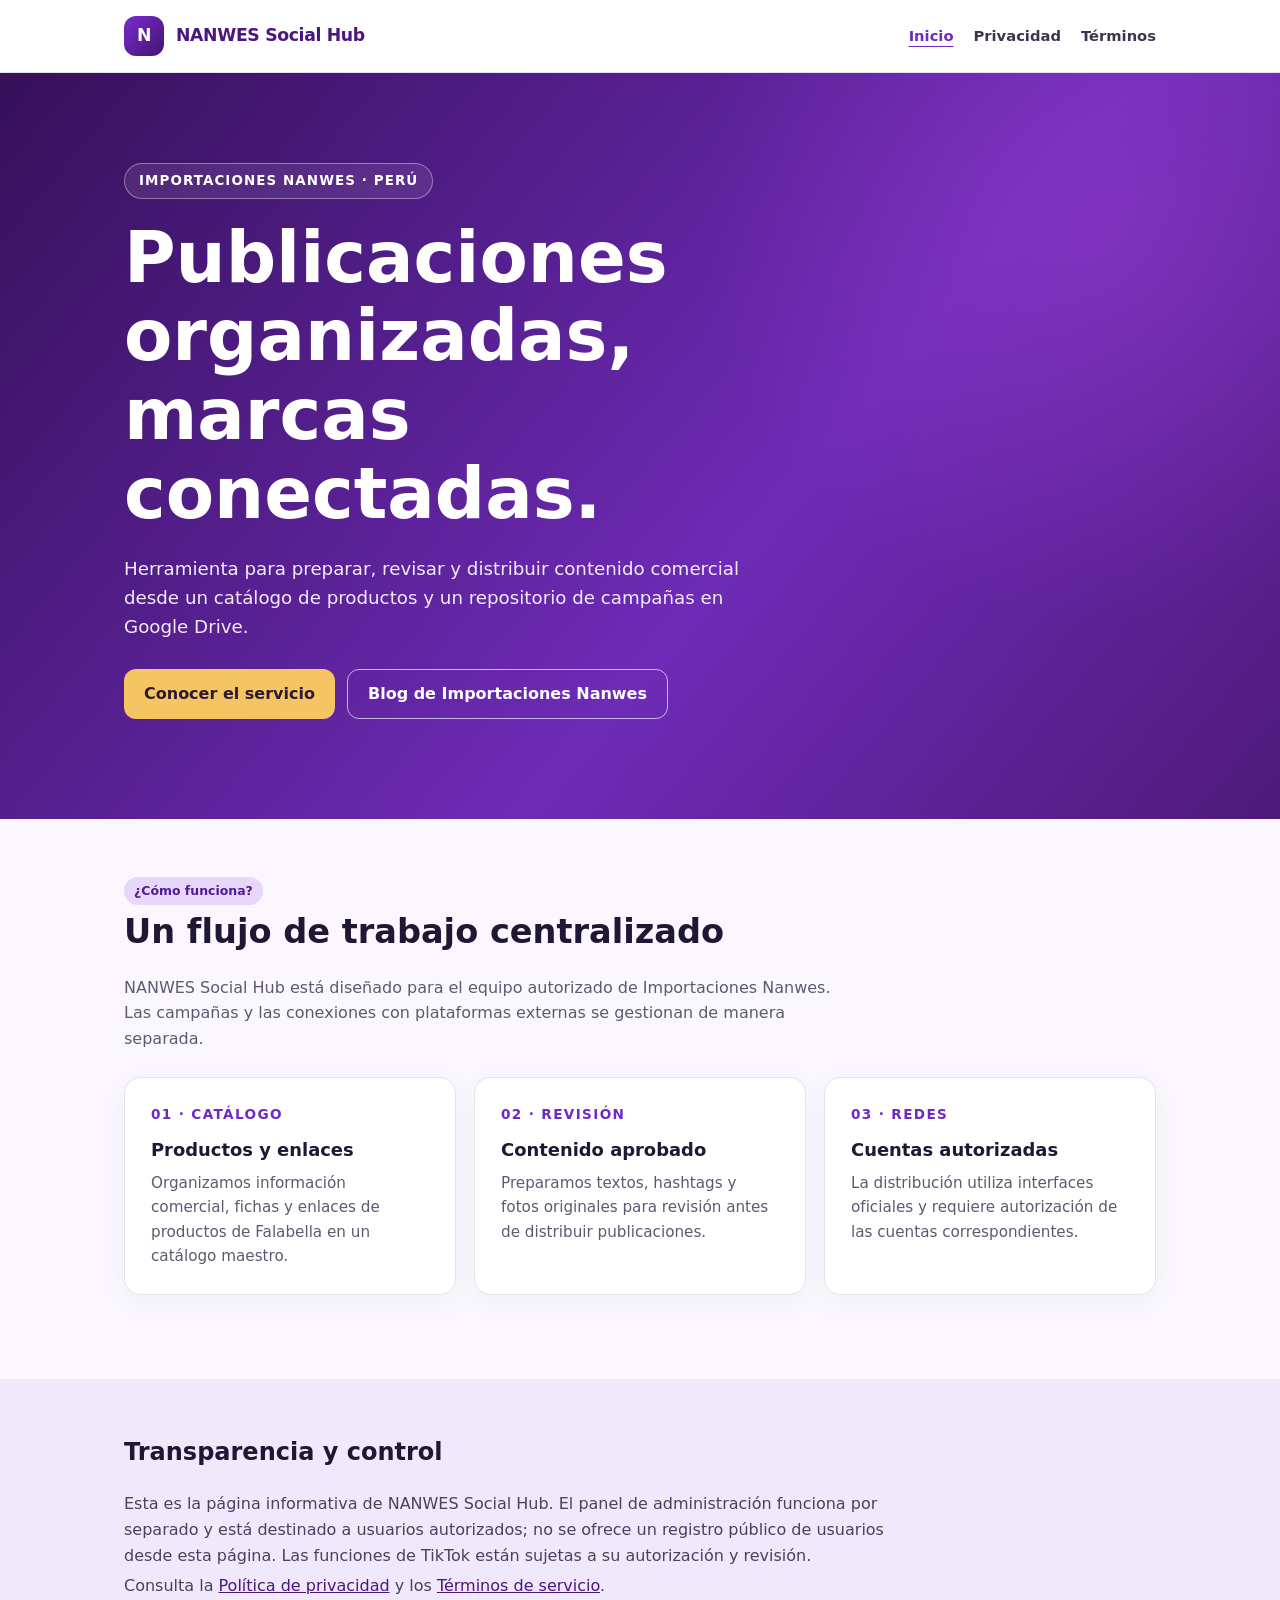
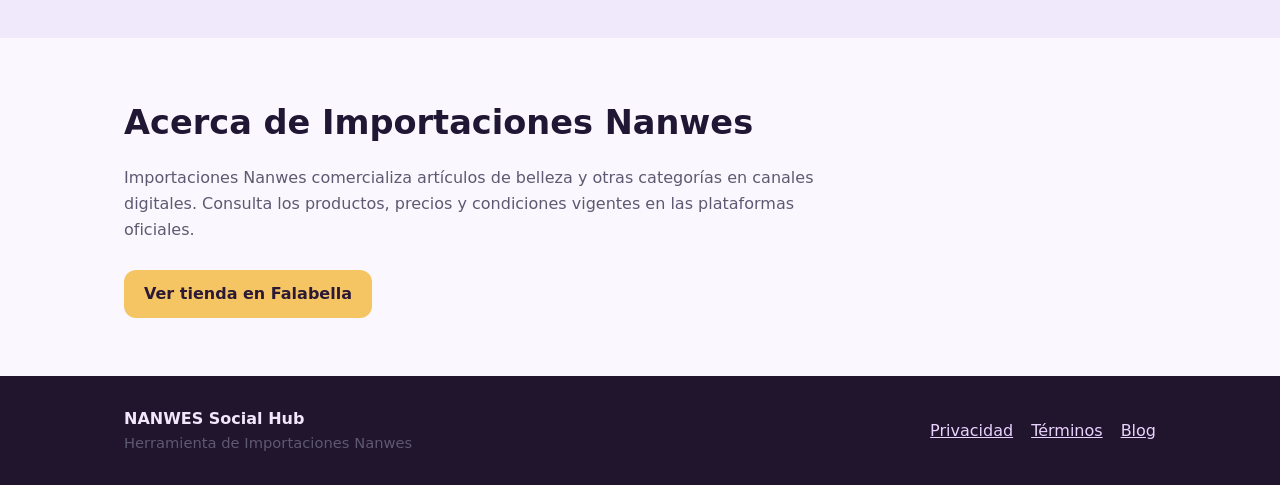
<file: index.html>
<!doctype html><html lang="es"><head><meta charset="utf-8"><meta name="viewport" content="width=device-width,initial-scale=1"><meta name="theme-color" content="#4b167f"><meta name="description" content="NANWES Social Hub: herramienta para organizar y distribuir publicaciones comerciales desde Google Drive."><title>Inicio | NANWES Social Hub</title><link rel="stylesheet" href="styles.css"></head><body><header class="site-header"><div class="wrap header-inner"><a class="brand" href="./"><span class="brand-mark" aria-hidden="true">N</span><span>NANWES Social Hub</span></a><nav aria-label="Navegación principal" class="nav"><a aria-current="page" href="./">Inicio</a><a href="privacy.html">Privacidad</a><a href="terms.html">Términos</a></nav></div></header><main><section class="hero"><div class="wrap"><span class="eyebrow">Importaciones Nanwes · Perú</span><h1>Publicaciones organizadas, marcas conectadas.</h1><p>Herramienta para preparar, revisar y distribuir contenido comercial desde un catálogo de productos y un repositorio de campañas en Google Drive.</p><div class="actions"><a class="btn gold" href="#como-funciona">Conocer el servicio</a><a class="btn outline" href="https://importacionesnanwes.blogspot.com/">Blog de Importaciones Nanwes</a></div></div></section><section class="section" id="como-funciona"><div class="wrap"><span class="pill">¿Cómo funciona?</span><h2>Un flujo de trabajo centralizado</h2><p class="lead">NANWES Social Hub está diseñado para el equipo autorizado de Importaciones Nanwes. Las campañas y las conexiones con plataformas externas se gestionan de manera separada.</p><div class="cards"><article class="card"><div class="number">01 · CATÁLOGO</div><h3>Productos y enlaces</h3><p>Organizamos información comercial, fichas y enlaces de productos de Falabella en un catálogo maestro.</p></article><article class="card"><div class="number">02 · REVISIÓN</div><h3>Contenido aprobado</h3><p>Preparamos textos, hashtags y fotos originales para revisión antes de distribuir publicaciones.</p></article><article class="card"><div class="number">03 · REDES</div><h3>Cuentas autorizadas</h3><p>La distribución utiliza interfaces oficiales y requiere autorización de las cuentas correspondientes.</p></article></div></div></section><section class="band"><div class="wrap"><h2>Transparencia y control</h2><p>Esta es la página informativa de NANWES Social Hub. El panel de administración funciona por separado y está destinado a usuarios autorizados; no se ofrece un registro público de usuarios desde esta página. Las funciones de TikTok están sujetas a su autorización y revisión.</p><p>Consulta la <a href="privacy.html">Política de privacidad</a> y los <a href="terms.html">Términos de servicio</a>.</p></div></section><section class="section"><div class="wrap"><h2>Acerca de Importaciones Nanwes</h2><p class="lead">Importaciones Nanwes comercializa artículos de belleza y otras categorías en canales digitales. Consulta los productos, precios y condiciones vigentes en las plataformas oficiales.</p><div class="actions"><a class="btn gold" href="https://www.falabella.com.pe/falabella-pe/seller/IMPORTACIONES%20NANWES">Ver tienda en Falabella</a></div></div></section></main><footer class="site-footer"><div class="wrap footer-inner"><div><strong>NANWES Social Hub</strong><div class="muted">Herramienta de Importaciones Nanwes</div></div><nav aria-label="Legal" class="footer-links"><a href="privacy.html">Privacidad</a><a href="terms.html">Términos</a><a href="https://importacionesnanwes.blogspot.com/">Blog</a></nav></div></footer></body></html>
</file>
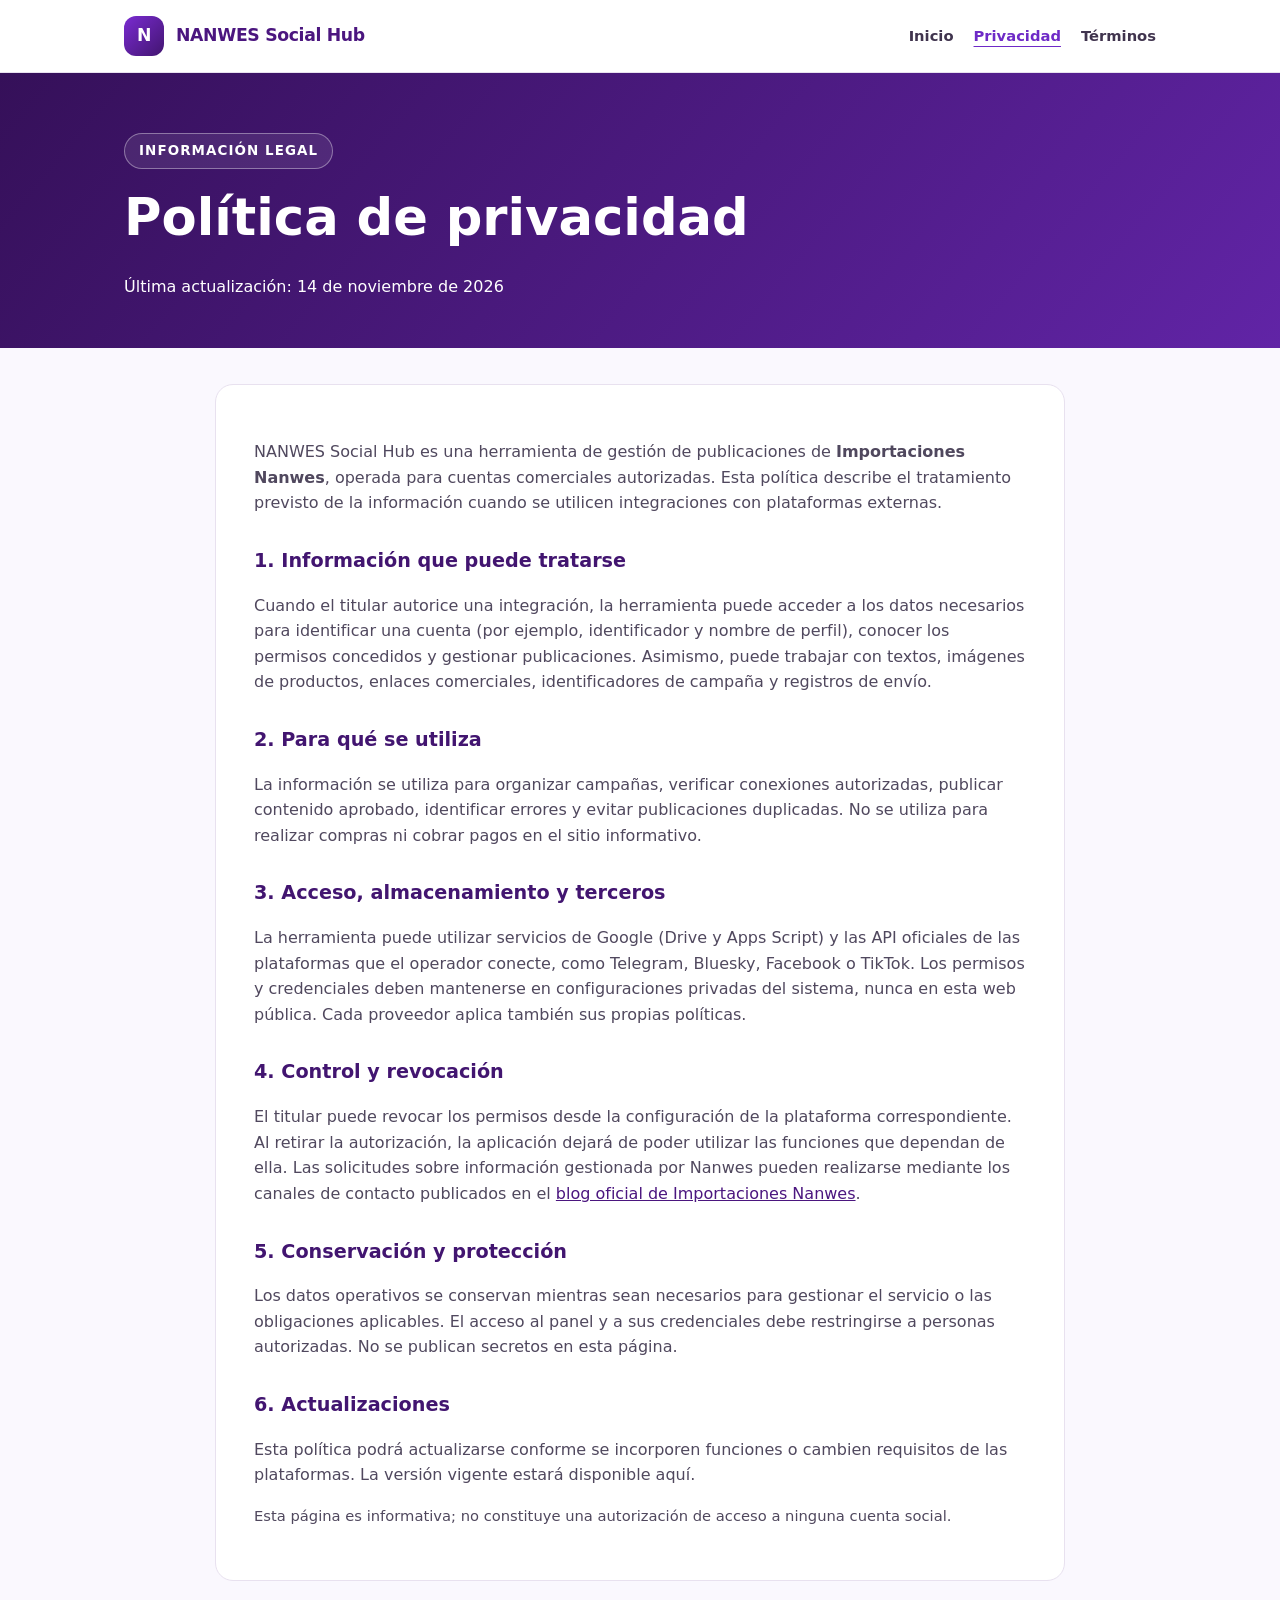
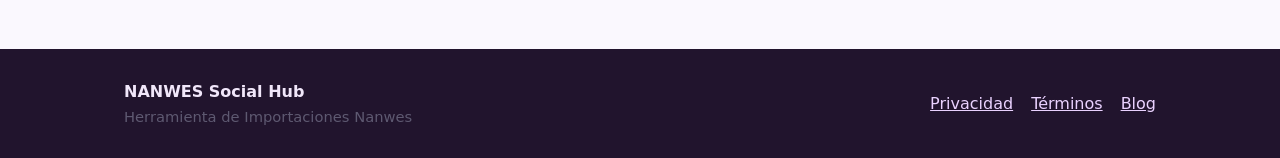
<file: privacy.html>
<!doctype html><html lang="es"><head><meta charset="utf-8"><meta name="viewport" content="width=device-width,initial-scale=1"><meta name="theme-color" content="#4b167f"><meta name="description" content="Política de privacidad de NANWES Social Hub."><title>Política de privacidad | NANWES Social Hub</title><link rel="stylesheet" href="styles.css"></head><body><header class="site-header"><div class="wrap header-inner"><a class="brand" href="./"><span class="brand-mark" aria-hidden="true">N</span><span>NANWES Social Hub</span></a><nav aria-label="Navegación principal" class="nav"><a href="./">Inicio</a><a aria-current="page" href="privacy.html">Privacidad</a><a href="terms.html">Términos</a></nav></div></header><main><section class="doc-hero"><div class="wrap"><span class="eyebrow">Información legal</span><h1>Política de privacidad</h1><p>Última actualización: 14 de noviembre de 2026</p></div></section><article class="doc"><p>NANWES Social Hub es una herramienta de gestión de publicaciones de <strong>Importaciones Nanwes</strong>, operada para cuentas comerciales autorizadas. Esta política describe el tratamiento previsto de la información cuando se utilicen integraciones con plataformas externas.</p><h2>1. Información que puede tratarse</h2><p>Cuando el titular autorice una integración, la herramienta puede acceder a los datos necesarios para identificar una cuenta (por ejemplo, identificador y nombre de perfil), conocer los permisos concedidos y gestionar publicaciones. Asimismo, puede trabajar con textos, imágenes de productos, enlaces comerciales, identificadores de campaña y registros de envío.</p><h2>2. Para qué se utiliza</h2><p>La información se utiliza para organizar campañas, verificar conexiones autorizadas, publicar contenido aprobado, identificar errores y evitar publicaciones duplicadas. No se utiliza para realizar compras ni cobrar pagos en el sitio informativo.</p><h2>3. Acceso, almacenamiento y terceros</h2><p>La herramienta puede utilizar servicios de Google (Drive y Apps Script) y las API oficiales de las plataformas que el operador conecte, como Telegram, Bluesky, Facebook o TikTok. Los permisos y credenciales deben mantenerse en configuraciones privadas del sistema, nunca en esta web pública. Cada proveedor aplica también sus propias políticas.</p><h2>4. Control y revocación</h2><p>El titular puede revocar los permisos desde la configuración de la plataforma correspondiente. Al retirar la autorización, la aplicación dejará de poder utilizar las funciones que dependan de ella. Las solicitudes sobre información gestionada por Nanwes pueden realizarse mediante los canales de contacto publicados en el <a href="https://importacionesnanwes.blogspot.com/">blog oficial de Importaciones Nanwes</a>.</p><h2>5. Conservación y protección</h2><p>Los datos operativos se conservan mientras sean necesarios para gestionar el servicio o las obligaciones aplicables. El acceso al panel y a sus credenciales debe restringirse a personas autorizadas. No se publican secretos en esta página.</p><h2>6. Actualizaciones</h2><p>Esta política podrá actualizarse conforme se incorporen funciones o cambien requisitos de las plataformas. La versión vigente estará disponible aquí.</p><p class="muted">Esta página es informativa; no constituye una autorización de acceso a ninguna cuenta social.</p></article></main><footer class="site-footer"><div class="wrap footer-inner"><div><strong>NANWES Social Hub</strong><div class="muted">Herramienta de Importaciones Nanwes</div></div><nav aria-label="Legal" class="footer-links"><a href="privacy.html">Privacidad</a><a href="terms.html">Términos</a><a href="https://importacionesnanwes.blogspot.com/">Blog</a></nav></div></footer></body></html>
</file>
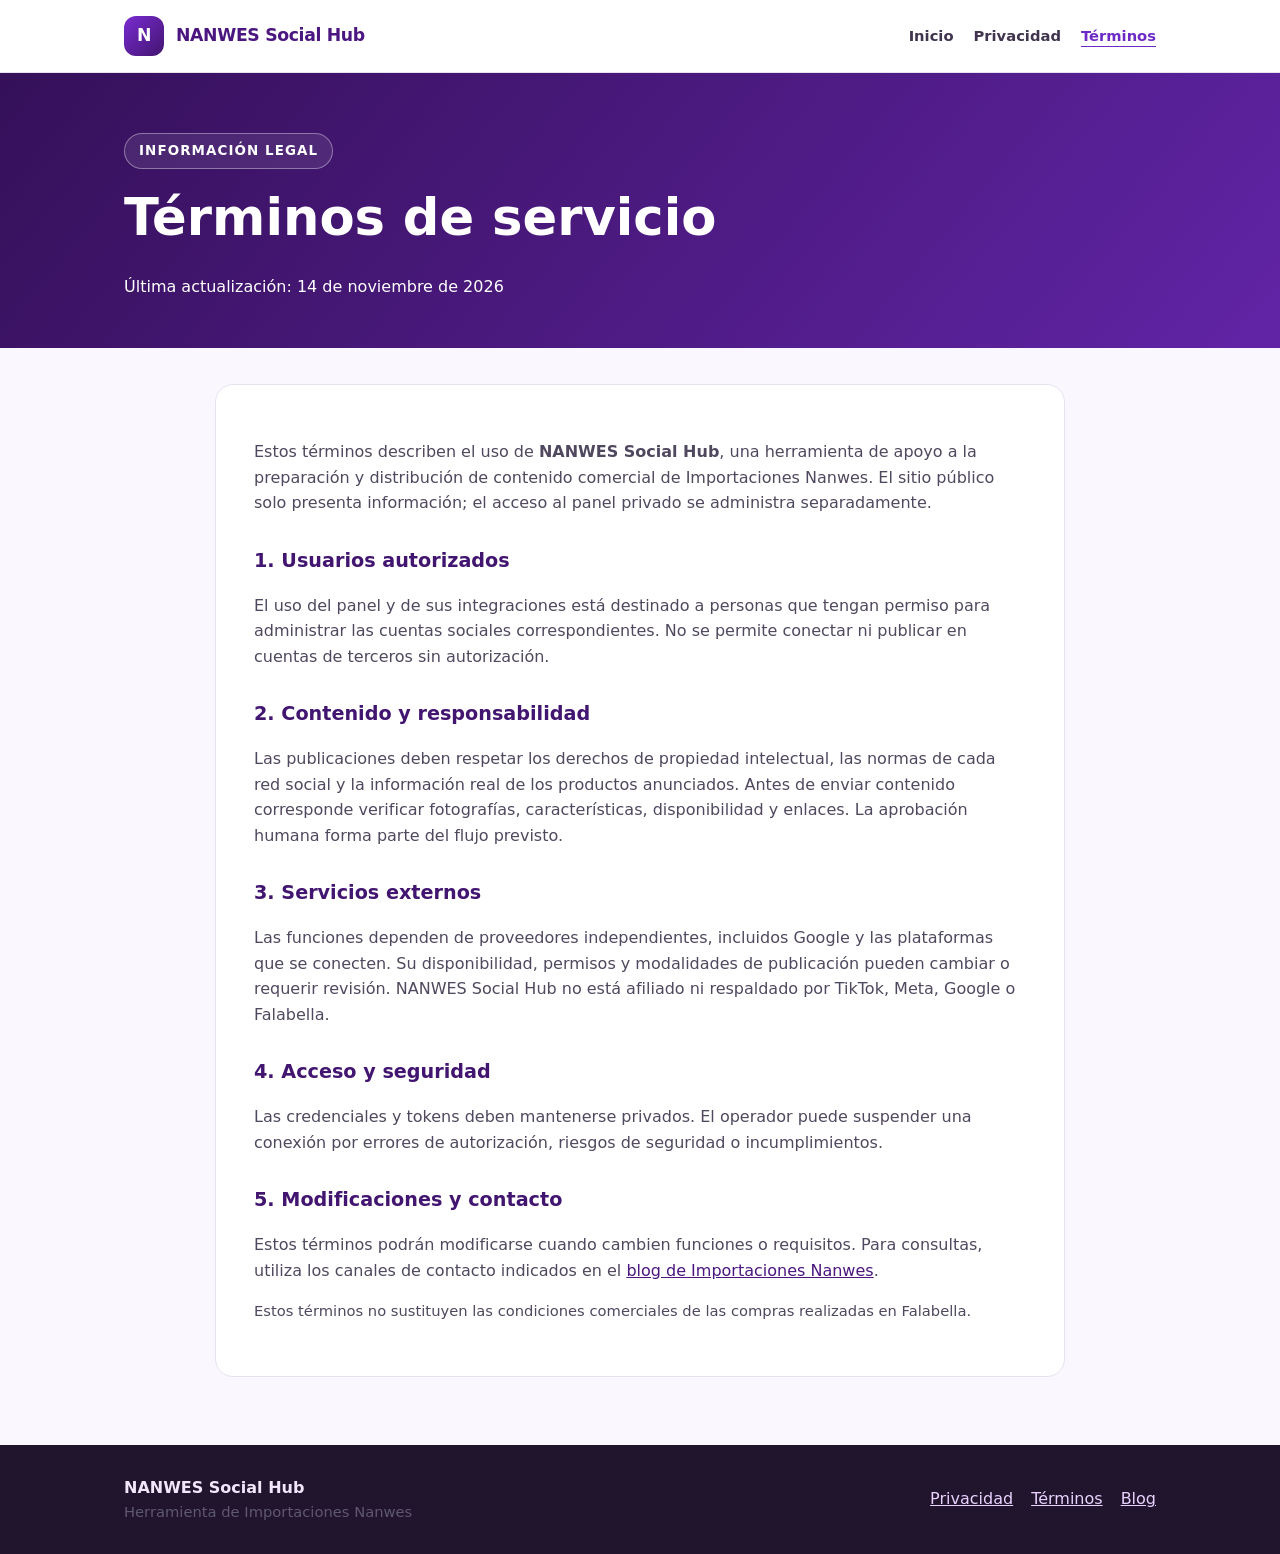
<file: terms.html>
<!doctype html><html lang="es"><head><meta charset="utf-8"><meta name="viewport" content="width=device-width,initial-scale=1"><meta name="theme-color" content="#4b167f"><meta name="description" content="Términos de servicio de NANWES Social Hub."><title>Términos de servicio | NANWES Social Hub</title><link rel="stylesheet" href="styles.css"></head><body><header class="site-header"><div class="wrap header-inner"><a class="brand" href="./"><span class="brand-mark" aria-hidden="true">N</span><span>NANWES Social Hub</span></a><nav aria-label="Navegación principal" class="nav"><a href="./">Inicio</a><a href="privacy.html">Privacidad</a><a aria-current="page" href="terms.html">Términos</a></nav></div></header><main><section class="doc-hero"><div class="wrap"><span class="eyebrow">Información legal</span><h1>Términos de servicio</h1><p>Última actualización: 14 de noviembre de 2026</p></div></section><article class="doc"><p>Estos términos describen el uso de <strong>NANWES Social Hub</strong>, una herramienta de apoyo a la preparación y distribución de contenido comercial de Importaciones Nanwes. El sitio público solo presenta información; el acceso al panel privado se administra separadamente.</p><h2>1. Usuarios autorizados</h2><p>El uso del panel y de sus integraciones está destinado a personas que tengan permiso para administrar las cuentas sociales correspondientes. No se permite conectar ni publicar en cuentas de terceros sin autorización.</p><h2>2. Contenido y responsabilidad</h2><p>Las publicaciones deben respetar los derechos de propiedad intelectual, las normas de cada red social y la información real de los productos anunciados. Antes de enviar contenido corresponde verificar fotografías, características, disponibilidad y enlaces. La aprobación humana forma parte del flujo previsto.</p><h2>3. Servicios externos</h2><p>Las funciones dependen de proveedores independientes, incluidos Google y las plataformas que se conecten. Su disponibilidad, permisos y modalidades de publicación pueden cambiar o requerir revisión. NANWES Social Hub no está afiliado ni respaldado por TikTok, Meta, Google o Falabella.</p><h2>4. Acceso y seguridad</h2><p>Las credenciales y tokens deben mantenerse privados. El operador puede suspender una conexión por errores de autorización, riesgos de seguridad o incumplimientos.</p><h2>5. Modificaciones y contacto</h2><p>Estos términos podrán modificarse cuando cambien funciones o requisitos. Para consultas, utiliza los canales de contacto indicados en el <a href="https://importacionesnanwes.blogspot.com/">blog de Importaciones Nanwes</a>.</p><p class="muted">Estos términos no sustituyen las condiciones comerciales de las compras realizadas en Falabella.</p></article></main><footer class="site-footer"><div class="wrap footer-inner"><div><strong>NANWES Social Hub</strong><div class="muted">Herramienta de Importaciones Nanwes</div></div><nav aria-label="Legal" class="footer-links"><a href="privacy.html">Privacidad</a><a href="terms.html">Términos</a><a href="https://importacionesnanwes.blogspot.com/">Blog</a></nav></div></footer></body></html>
</file>
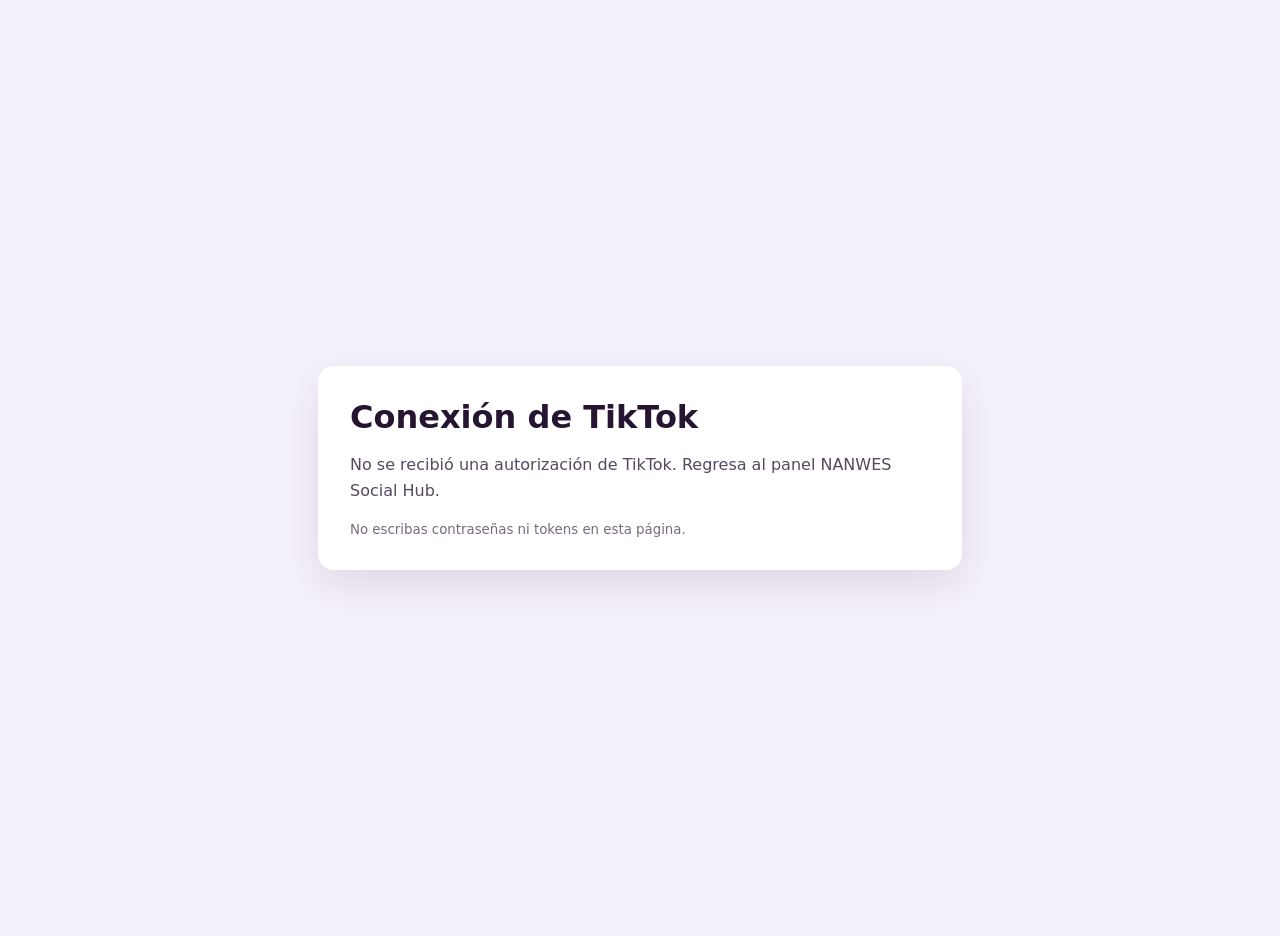
<file: tiktok/callback.html>
<!doctype html>
<html lang="es">
<head><meta charset="utf-8"><meta name="viewport" content="width=device-width, initial-scale=1">
<meta name="robots" content="noindex,nofollow"><meta name="referrer" content="no-referrer">
<title>Autorización TikTok — NANWES Social Hub</title>
<style>body{margin:0;background:#f5f1fb;color:#251533;font-family:system-ui,-apple-system,Segoe UI,Arial,sans-serif;display:grid;place-items:center;min-height:100vh;padding:18px}main{background:white;border-radius:16px;padding:32px;max-width:580px;width:100%;box-shadow:0 15px 40px #35104b1c}h1{margin:0 0 12px}p{line-height:1.6;color:#55495f}small{color:#766b7b}</style>
</head><body>
<main><h1>Conexión de TikTok</h1><p id="status">Comprobando autorización…</p><small>No escribas contraseñas ni tokens en esta página.</small></main>
<script>
(async function(){
  const status=document.getElementById('status');
  const p=new URLSearchParams(location.search);
  const state=p.get('state')||'',code=p.get('code')||'',error=p.get('error')||'';
  history.replaceState(null,document.title,location.pathname);
  if(!state || (!code && !error)){status.textContent='No se recibió una autorización de TikTok. Regresa al panel NANWES Social Hub.';return;}
  let url='';
  try {
    const response=await fetch('./config.json',{cache:'no-store'});
    if(!response.ok)throw new Error('La configuración no está disponible');
    const config=await response.json();url=String(config.webapp_url||'');
  }catch(err){status.textContent='La conexión a Apps Script está pendiente de configurar. Regresa al panel NANWES Social Hub.';return;}
  if(!/^https:\/\/script\.google\.com\/(?:macros\/s\/|a\/[^/]+\/macros\/s\/|a\/macros\/[^/]+\/s\/)[A-Za-z0-9_-]+\/exec$/.test(url)){
    status.textContent='No se ha configurado todavía una dirección válida de Apps Script.';return;
  }
  status.textContent='TikTok autorizó el retorno. Finalizando de manera segura en Apps Script…';
  const form=document.createElement('form');form.method='POST';form.action=url;form.style.display='none';
  for(const [name,value] of Object.entries({tiktok_oauth:'1',state,code,error})){
    const input=document.createElement('input');input.type='hidden';input.name=name;input.value=value;form.append(input);
  }
  document.body.append(form);form.submit();
})();
</script>
</body></html>
</file>
<file: styles.css>
:root{--ink:#1f1734;--muted:#5e5971;--purple:#6e2ac7;--violet:#4b167f;--gold:#f5c563;--bg:#faf8fe;--line:#e8e1ef;--white:#fff}*{box-sizing:border-box}html{scroll-behavior:smooth}body{margin:0;color:var(--ink);font-family:system-ui,-apple-system,BlinkMacSystemFont,"Segoe UI",Arial,sans-serif;background:var(--bg);line-height:1.6}a{color:var(--violet)}a:hover{text-decoration:none}a:focus-visible{outline:3px solid #f3bb49;outline-offset:4px}.wrap{max-width:1080px;padding:0 24px;margin:auto}.site-header{background:var(--white);border-bottom:1px solid var(--line);position:sticky;top:0;z-index:5}.header-inner{min-height:72px;display:flex;align-items:center;justify-content:space-between;gap:20px}.brand{font-size:1.08rem;font-weight:800;color:var(--violet);display:flex;gap:12px;align-items:center;text-decoration:none;letter-spacing:-.02em}.brand-mark{background:linear-gradient(135deg,#7a2bd1,#421570);color:#fff;border-radius:12px;width:40px;height:40px;display:grid;place-items:center;font-weight:900}.nav{display:flex;flex-wrap:wrap;gap:20px}.nav a{text-decoration:none;color:#40344e;font-weight:600;font-size:.92rem}.nav a[aria-current="page"]{color:var(--purple);text-decoration:underline;text-underline-offset:5px}.hero{background:radial-gradient(circle at 86% 20%,#aa45dc55,transparent 32%),linear-gradient(130deg,#351059,#6e2bb7 60%,#4e1a79);color:var(--white);padding:90px 0 100px}.eyebrow{display:inline-block;padding:6px 14px;border-radius:99px;border:1px solid #ffffff5e;background:#ffffff16;font-size:.84rem;font-weight:750;letter-spacing:.08em;text-transform:uppercase}.hero h1{font-size:clamp(2.3rem,6vw,4.4rem);line-height:1.12;max-width:760px;margin:20px 0}.hero p{max-width:660px;color:#f4eafd;font-size:1.14rem}.actions{display:flex;flex-wrap:wrap;gap:12px;margin-top:28px}.btn{display:inline-flex;align-items:center;justify-content:center;min-height:45px;padding:11px 20px;border-radius:12px;font-weight:800;text-decoration:none}.btn.gold{background:var(--gold);color:#2c1936}.btn.outline{border:1px solid #ffffffa6;color:#fff}.section{padding:58px 0}.section h2{font-size:clamp(1.5rem,3vw,2.1rem);margin:0 0 12px}.lead{color:var(--muted);max-width:720px;margin-bottom:24px}.cards{display:grid;grid-template-columns:repeat(3,minmax(0,1fr));gap:18px;margin:26px 0}.card{background:white;padding:26px;border-radius:16px;border:1px solid var(--line);box-shadow:0 7px 26px #3e23420a}.card .number{font-size:.85rem;font-weight:900;color:var(--purple);letter-spacing:.1em}.card h3{font-size:1.12rem;margin:10px 0 6px}.card p{font-size:.95rem;color:var(--muted);margin:0}.band{background:#f0e8fb;padding:34px 0}.band p{max-width:780px;margin:5px 0;color:#4b405e}.site-footer{background:#21142d;color:#f1e7fa;padding:30px 0}.footer-inner{display:flex;align-items:center;justify-content:space-between;flex-wrap:wrap;gap:16px}.site-footer a{color:#ead2ff}.footer-links{display:flex;gap:18px;flex-wrap:wrap}.doc-hero{padding:60px 0 32px;background:linear-gradient(130deg,#351059,#6124a6);color:white}.doc-hero h1{font-size:clamp(2rem,5vw,3.2rem);margin:8px 0}.doc{max-width:850px;background:#fff;margin:36px auto 68px;padding:38px;border-radius:18px;border:1px solid var(--line)}.doc h2{font-size:1.2rem;color:#421570;margin:30px 0 8px}.doc p,.doc li{color:#50485e}.doc li{margin-bottom:8px}.muted{color:var(--muted);font-size:.92rem}.pill{display:inline-block;background:#e6d7fb;color:#531c95;font-size:.78rem;font-weight:800;border-radius:30px;padding:4px 10px}@media(max-width:720px){.header-inner{padding:14px 0;align-items:flex-start;flex-direction:column}.nav{gap:14px}.cards{grid-template-columns:1fr}.hero{padding:60px 0 65px}.doc{margin:20px 14px 40px;padding:23px}.section{padding:40px 0}}@media(prefers-reduced-motion:reduce){html{scroll-behavior:auto}}
</file>
